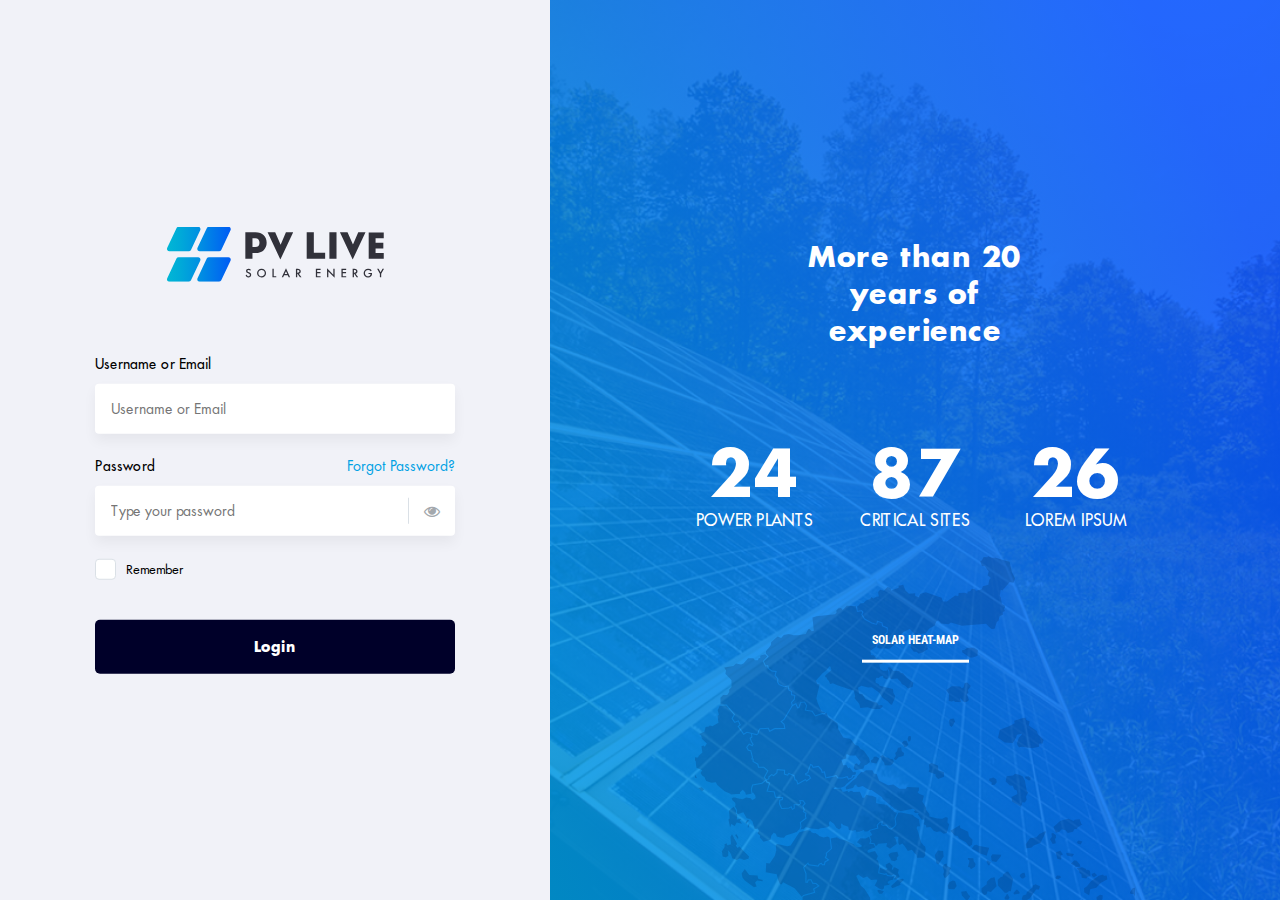
<file: login.html>
<!DOCTYPE html>
<html xmlns="http://www.w3.org/1999/xhtml" xml:lang="en" lang="en" >
	<head>
		<meta http-equiv="content-type" content="text/html" charset="utf-8" />
		<title>Login</title>
		<meta name="viewport" content="width=device-width, initial-scale=1.0">
		<meta name="description" content="" >

		<link rel="stylesheet" href="assets/css/bootstrap.min.css" />
		<link rel="stylesheet" href="assets/css/fork-awesome.min.css" />
		<link rel="stylesheet" href="assets/css/slick.css" />
		<link rel="stylesheet" href="assets/css/slick-theme.css" />
		<link rel="stylesheet" href="assets/css/bootstrap-select.min.css" />
		<link rel="stylesheet" href="assets/css/bootstrap-datetimepicker.css" />
		<link rel="stylesheet" href="assets/css/main.css" />

		<link href="https://fonts.googleapis.com/css2?family=Roboto+Condensed:ital,wght@0,300;0,400;0,700;1,300;1,400;1,700&display=swap" rel="stylesheet">
	</head>
	<body id="login-page">
		<div class="login-section-left">
			<div class="login-form-wrapper">
				<div class="logo">
					<img src="assets/images/logo.svg" alt="" />
				</div>
				<form method="GET" action="#">
					<div class="input-wrapper">
						<label for="username">Username or Email</label>
						<input id="username" name="username" placeholder="Username or Email" type="text" />
					</div>
					<div class="input-wrapper has-password-field">
						<label for="password">Password</label>
						<input id="password" name="password" placeholder="Type your password" type="password" />
						<input id="password-show" name="password-show" type="text" />
						<a href="#" class="toggle-password"></a>
						<a href="#" class="forgot-password">Forgot Password?</a>
					</div>
					<div class="input-wrapper has-checkbox-field">
						<input id="remember" name="remember" type="checkbox" />
						<label for="remember">Remember</label>
					</div>
					<button type="submit">Login</button>
				</form>
			</div>
		</div>
		<div class="login-section-right">
			<div class="login-info-wrapper">
				<div class="title">More than 20 years of experience</div>
				<div class="counters">
					<div class="counter">
						<div class="num">24</div>
						<div class="title">POWER PLANTS</div>
					</div>
					<div class="counter">
						<div class="num">87</div>
						<div class="title">CRITICAL SITES</div>
					</div>
					<div class="counter">
						<div class="num">26</div>
						<div class="title">LOREM IPSUM</div>
					</div>
				</div>
				<a class="popup-map popup-map-btn" href="#">SOLAR HEAT-MAP</a>
			</div>
			<div class="popup-solar-heat-map-cntlr">
				<div class="popup-solar-heat-map">
					<span class="popup-close"><img src="assets/images/close-icon.svg"></span>
					<div class="popup-solar-heat-map">
						<img src="assets/images/popup-solar-heat-map.jpg">
					</div>
					<div class="heatmap-btm">
						<div class="heatmap-btm-img">
							<img src="assets/images/heatmap-btm-icon.png" alt="">
						</div>
						<span>kWh/m<sup>2</sup></span>
					</div>
				</div>
			</div>
		</div>
		<script type="text/javascript" src="assets/js/jquery.min.js"></script>
		<script type="text/javascript" src="assets/js/popper.min.js"></script>
		<script type="text/javascript" src="assets/js/moment.min.js"></script>
		<script type="text/javascript" src="assets/js/bootstrap.min.js"></script>
		<script type="text/javascript" src="assets/js/bootstrap-select.min.js"></script>
		<script type="text/javascript" src="assets/js/bootstrap-datetimepicker.min.js"></script>
		<script type="text/javascript" src="assets/js/slick.min.js"></script>
		<script type="text/javascript" src="assets/js/jquery.sticky.js"></script>
		<script type="text/javascript" src="assets/js/main.js"></script>
	</body>
</html>
</file>
<file: assets/css/main.css>
@import url("_shared.css");
@import url("_login.css");
@import url('_effect.css');
@import url('_typo.css');


@import url('_overview.css');


@import url('_header.css');
@import url('_plant.css');
@import url('_plant-comparison.css');
@import url('_plant-comparison-1.css');
@import url('_devices.css');


@import url('_overview-list.css');

@import url('_notifications.css');
@import url('_documents.css');
@import url('_heatmap.css');



@import url('_login-popup.css');
</file>
<file: assets/css/fork-awesome.min.css>
/*!
Fork Awesome 1.1.7
License - https://forkaweso.me/Fork-Awesome/license

Copyright 2018 Dave Gandy & Fork Awesome

Permission is hereby granted, free of charge, to any person obtaining a copy of this software and associated documentation files (the "Software"), to deal in the Software without restriction, including without limitation the rights to use, copy, modify, merge, publish, distribute, sublicense, and/or sell copies of the Software, and to permit persons to whom the Software is furnished to do so, subject to the following conditions:

The above copyright notice and this permission notice shall be included in all copies or substantial portions of the Software.

THE SOFTWARE IS PROVIDED "AS IS", WITHOUT WARRANTY OF ANY KIND, EXPRESS OR IMPLIED, INCLUDING BUT NOT LIMITED TO THE WARRANTIES OF MERCHANTABILITY, FITNESS FOR A PARTICULAR PURPOSE AND NONINFRINGEMENT. IN NO EVENT SHALL THE AUTHORS OR COPYRIGHT HOLDERS BE LIABLE FOR ANY CLAIM, DAMAGES OR OTHER LIABILITY, WHETHER IN AN ACTION OF CONTRACT, TORT OR OTHERWISE, ARISING FROM, OUT OF OR IN CONNECTION WITH THE SOFTWARE OR THE USE OR OTHER DEALINGS IN THE SOFTWARE.
 */@font-face{font-family:ForkAwesome;src:url(../fonts/forkawesome-webfont.eot?v=1.1.7);src:url(../fonts/forkawesome-webfont.eot?#iefix&v=1.1.7) format('embedded-opentype'),url(../fonts/forkawesome-webfont.woff2?v=1.1.7) format('woff2'),url(../fonts/forkawesome-webfont.woff?v=1.1.7) format('woff'),url(../fonts/forkawesome-webfont.ttf?v=1.1.7) format('truetype'),url(../fonts/forkawesome-webfont.svg?v=1.1.7#forkawesomeregular) format('svg');font-weight:400;font-style:normal}.fa{display:inline-block;font:normal normal normal 14px/1 ForkAwesome;font-size:inherit;text-rendering:auto;-webkit-font-smoothing:antialiased;-moz-osx-font-smoothing:grayscale}.fa-lg{font-size:1.33333333em;line-height:.75em;vertical-align:-15%}.fa-2x{font-size:2em}.fa-3x{font-size:3em}.fa-4x{font-size:4em}.fa-5x{font-size:5em}.fa-fw{width:1.28571429em;text-align:center}.fa-ul{padding-left:0;margin-left:2.14285714em;list-style-type:none}.fa-ul>li{position:relative}.fa-li{position:absolute;left:-2.14285714em;width:2.14285714em;top:.14285714em;text-align:center}.fa-li.fa-lg{left:-1.85714286em}.fa-border{padding:.2em .25em .15em;border:solid .08em #eee;border-radius:.1em}.fa-pull-left{float:left}.fa-pull-right{float:right}.fa.fa-pull-left{margin-right:.3em}.fa.fa-pull-right{margin-left:.3em}.pull-right{float:right}.pull-left{float:left}.fa.pull-left{margin-right:.3em}.fa.pull-right{margin-left:.3em}.fa-spin{-webkit-animation:fa-spin 2s infinite linear;animation:fa-spin 2s infinite linear}.fa-pulse{-webkit-animation:fa-spin 1s infinite steps(8);animation:fa-spin 1s infinite steps(8)}@-webkit-keyframes fa-spin{0%{-webkit-transform:rotate(0);transform:rotate(0)}100%{-webkit-transform:rotate(359deg);transform:rotate(359deg)}}@keyframes fa-spin{0%{-webkit-transform:rotate(0);transform:rotate(0)}100%{-webkit-transform:rotate(359deg);transform:rotate(359deg)}}.fa-rotate-90{-ms-filter:"progid:DXImageTransform.Microsoft.BasicImage(rotation=1)";-webkit-transform:rotate(90deg);-ms-transform:rotate(90deg);transform:rotate(90deg)}.fa-rotate-180{-ms-filter:"progid:DXImageTransform.Microsoft.BasicImage(rotation=2)";-webkit-transform:rotate(180deg);-ms-transform:rotate(180deg);transform:rotate(180deg)}.fa-rotate-270{-ms-filter:"progid:DXImageTransform.Microsoft.BasicImage(rotation=3)";-webkit-transform:rotate(270deg);-ms-transform:rotate(270deg);transform:rotate(270deg)}.fa-flip-horizontal{-ms-filter:"progid:DXImageTransform.Microsoft.BasicImage(rotation=0, mirror=1)";-webkit-transform:scale(-1,1);-ms-transform:scale(-1,1);transform:scale(-1,1)}.fa-flip-vertical{-ms-filter:"progid:DXImageTransform.Microsoft.BasicImage(rotation=2, mirror=1)";-webkit-transform:scale(1,-1);-ms-transform:scale(1,-1);transform:scale(1,-1)}:root .fa-flip-horizontal,:root .fa-flip-vertical,:root .fa-rotate-180,:root .fa-rotate-270,:root .fa-rotate-90{filter:none}.fa-stack{position:relative;display:inline-block;width:2em;height:2em;line-height:2em;vertical-align:middle}.fa-stack-1x,.fa-stack-2x{position:absolute;left:0;width:100%;text-align:center}.fa-stack-1x{line-height:inherit}.fa-stack-2x{font-size:2em}.fa-inverse{color:#fff}.fa-glass:before{content:"\f000"}.fa-music:before{content:"\f001"}.fa-search:before{content:"\f002"}.fa-envelope-o:before{content:"\f003"}.fa-heart:before{content:"\f004"}.fa-star:before{content:"\f005"}.fa-star-o:before{content:"\f006"}.fa-user:before{content:"\f007"}.fa-film:before{content:"\f008"}.fa-th-large:before{content:"\f009"}.fa-th:before{content:"\f00a"}.fa-th-list:before{content:"\f00b"}.fa-check:before{content:"\f00c"}.fa-close:before,.fa-remove:before,.fa-times:before{content:"\f00d"}.fa-search-plus:before{content:"\f00e"}.fa-search-minus:before{content:"\f010"}.fa-power-off:before{content:"\f011"}.fa-signal:before{content:"\f012"}.fa-cog:before,.fa-gear:before{content:"\f013"}.fa-trash-o:before{content:"\f014"}.fa-home:before{content:"\f015"}.fa-file-o:before{content:"\f016"}.fa-clock-o:before{content:"\f017"}.fa-road:before{content:"\f018"}.fa-download:before{content:"\f019"}.fa-arrow-circle-o-down:before{content:"\f01a"}.fa-arrow-circle-o-up:before{content:"\f01b"}.fa-inbox:before{content:"\f01c"}.fa-play-circle-o:before{content:"\f01d"}.fa-repeat:before,.fa-rotate-right:before{content:"\f01e"}.fa-refresh:before,.fa-sync:before{content:"\f021"}.fa-list-alt:before{content:"\f022"}.fa-lock:before{content:"\f023"}.fa-flag:before{content:"\f024"}.fa-headphones:before{content:"\f025"}.fa-volume-off:before{content:"\f026"}.fa-volume-down:before{content:"\f027"}.fa-volume-up:before{content:"\f028"}.fa-qrcode:before{content:"\f029"}.fa-barcode:before{content:"\f02a"}.fa-tag:before{content:"\f02b"}.fa-tags:before{content:"\f02c"}.fa-book:before{content:"\f02d"}.fa-bookmark:before{content:"\f02e"}.fa-print:before{content:"\f02f"}.fa-camera:before{content:"\f030"}.fa-font:before{content:"\f031"}.fa-bold:before{content:"\f032"}.fa-italic:before{content:"\f033"}.fa-text-height:before{content:"\f034"}.fa-text-width:before{content:"\f035"}.fa-align-left:before{content:"\f036"}.fa-align-center:before{content:"\f037"}.fa-align-right:before{content:"\f038"}.fa-align-justify:before{content:"\f039"}.fa-list:before{content:"\f03a"}.fa-dedent:before,.fa-outdent:before{content:"\f03b"}.fa-indent:before{content:"\f03c"}.fa-video-camera:before,.fa-video:before{content:"\f03d"}.fa-image:before,.fa-photo:before,.fa-picture-o:before{content:"\f03e"}.fa-pencil:before{content:"\f040"}.fa-map-marker:before{content:"\f041"}.fa-adjust:before{content:"\f042"}.fa-tint:before{content:"\f043"}.fa-edit:before,.fa-pencil-square-o:before{content:"\f044"}.fa-share-square-o:before{content:"\f045"}.fa-check-square-o:before{content:"\f046"}.fa-arrows:before{content:"\f047"}.fa-step-backward:before{content:"\f048"}.fa-fast-backward:before{content:"\f049"}.fa-backward:before{content:"\f04a"}.fa-play:before{content:"\f04b"}.fa-pause:before{content:"\f04c"}.fa-stop:before{content:"\f04d"}.fa-forward:before{content:"\f04e"}.fa-fast-forward:before{content:"\f050"}.fa-step-forward:before{content:"\f051"}.fa-eject:before{content:"\f052"}.fa-chevron-left:before{content:"\f053"}.fa-chevron-right:before{content:"\f054"}.fa-plus-circle:before{content:"\f055"}.fa-minus-circle:before{content:"\f056"}.fa-times-circle:before{content:"\f057"}.fa-check-circle:before{content:"\f058"}.fa-question-circle:before{content:"\f059"}.fa-info-circle:before{content:"\f05a"}.fa-crosshairs:before{content:"\f05b"}.fa-times-circle-o:before{content:"\f05c"}.fa-check-circle-o:before{content:"\f05d"}.fa-ban:before{content:"\f05e"}.fa-arrow-left:before{content:"\f060"}.fa-arrow-right:before{content:"\f061"}.fa-arrow-up:before{content:"\f062"}.fa-arrow-down:before{content:"\f063"}.fa-mail-forward:before,.fa-share:before{content:"\f064"}.fa-expand:before{content:"\f065"}.fa-compress:before{content:"\f066"}.fa-plus:before{content:"\f067"}.fa-minus:before{content:"\f068"}.fa-asterisk:before{content:"\f069"}.fa-exclamation-circle:before{content:"\f06a"}.fa-gift:before{content:"\f06b"}.fa-leaf:before{content:"\f06c"}.fa-fire:before{content:"\f06d"}.fa-eye:before{content:"\f06e"}.fa-eye-slash:before{content:"\f070"}.fa-exclamation-triangle:before,.fa-warning:before{content:"\f071"}.fa-plane:before{content:"\f072"}.fa-calendar:before{content:"\f073"}.fa-random:before{content:"\f074"}.fa-comment:before{content:"\f075"}.fa-magnet:before{content:"\f076"}.fa-chevron-up:before{content:"\f077"}.fa-chevron-down:before{content:"\f078"}.fa-retweet:before{content:"\f079"}.fa-shopping-cart:before{content:"\f07a"}.fa-folder:before{content:"\f07b"}.fa-folder-open:before{content:"\f07c"}.fa-arrows-v:before{content:"\f07d"}.fa-arrows-h:before{content:"\f07e"}.fa-bar-chart-o:before,.fa-bar-chart:before{content:"\f080"}.fa-twitter-square:before{content:"\f081"}.fa-facebook-square:before{content:"\f082"}.fa-camera-retro:before{content:"\f083"}.fa-key:before{content:"\f084"}.fa-cogs:before,.fa-gears:before{content:"\f085"}.fa-comments:before{content:"\f086"}.fa-thumbs-o-up:before{content:"\f087"}.fa-thumbs-o-down:before{content:"\f088"}.fa-star-half:before{content:"\f089"}.fa-heart-o:before{content:"\f08a"}.fa-sign-out:before{content:"\f08b"}.fa-linkedin-square:before{content:"\f08c"}.fa-thumb-tack:before{content:"\f08d"}.fa-external-link:before{content:"\f08e"}.fa-sign-in:before{content:"\f090"}.fa-trophy:before{content:"\f091"}.fa-github-square:before{content:"\f092"}.fa-upload:before{content:"\f093"}.fa-lemon-o:before{content:"\f094"}.fa-phone:before{content:"\f095"}.fa-square-o:before{content:"\f096"}.fa-bookmark-o:before{content:"\f097"}.fa-phone-square:before{content:"\f098"}.fa-twitter:before{content:"\f099"}.fa-facebook-f:before,.fa-facebook:before{content:"\f09a"}.fa-github:before{content:"\f09b"}.fa-unlock:before{content:"\f09c"}.fa-credit-card:before{content:"\f09d"}.fa-feed:before,.fa-rss:before{content:"\f09e"}.fa-hdd-o:before{content:"\f0a0"}.fa-bullhorn:before{content:"\f0a1"}.fa-bell-o:before{content:"\f0f3"}.fa-certificate:before{content:"\f0a3"}.fa-hand-o-right:before{content:"\f0a4"}.fa-hand-o-left:before{content:"\f0a5"}.fa-hand-o-up:before{content:"\f0a6"}.fa-hand-o-down:before{content:"\f0a7"}.fa-arrow-circle-left:before{content:"\f0a8"}.fa-arrow-circle-right:before{content:"\f0a9"}.fa-arrow-circle-up:before{content:"\f0aa"}.fa-arrow-circle-down:before{content:"\f0ab"}.fa-globe:before{content:"\f0ac"}.fa-globe-e:before{content:"\f304"}.fa-globe-w:before{content:"\f305"}.fa-wrench:before{content:"\f0ad"}.fa-tasks:before{content:"\f0ae"}.fa-filter:before{content:"\f0b0"}.fa-briefcase:before{content:"\f0b1"}.fa-arrows-alt:before{content:"\f0b2"}.fa-community:before,.fa-group:before,.fa-users:before{content:"\f0c0"}.fa-chain:before,.fa-link:before{content:"\f0c1"}.fa-cloud:before{content:"\f0c2"}.fa-flask:before{content:"\f0c3"}.fa-cut:before,.fa-scissors:before{content:"\f0c4"}.fa-copy:before,.fa-files-o:before{content:"\f0c5"}.fa-paperclip:before{content:"\f0c6"}.fa-floppy-o:before,.fa-save:before{content:"\f0c7"}.fa-square:before{content:"\f0c8"}.fa-bars:before,.fa-navicon:before,.fa-reorder:before{content:"\f0c9"}.fa-list-ul:before{content:"\f0ca"}.fa-list-ol:before{content:"\f0cb"}.fa-strikethrough:before{content:"\f0cc"}.fa-underline:before{content:"\f0cd"}.fa-table:before{content:"\f0ce"}.fa-magic:before{content:"\f0d0"}.fa-truck:before{content:"\f0d1"}.fa-pinterest:before{content:"\f0d2"}.fa-pinterest-square:before{content:"\f0d3"}.fa-google-plus-square:before{content:"\f0d4"}.fa-google-plus-g:before,.fa-google-plus:before{content:"\f0d5"}.fa-money:before{content:"\f0d6"}.fa-caret-down:before{content:"\f0d7"}.fa-caret-up:before{content:"\f0d8"}.fa-caret-left:before{content:"\f0d9"}.fa-caret-right:before{content:"\f0da"}.fa-columns:before{content:"\f0db"}.fa-sort:before,.fa-unsorted:before{content:"\f0dc"}.fa-sort-desc:before,.fa-sort-down:before{content:"\f0dd"}.fa-sort-asc:before,.fa-sort-up:before{content:"\f0de"}.fa-envelope:before{content:"\f0e0"}.fa-linkedin:before{content:"\f0e1"}.fa-rotate-left:before,.fa-undo:before{content:"\f0e2"}.fa-gavel:before,.fa-legal:before{content:"\f0e3"}.fa-dashboard:before,.fa-tachometer:before{content:"\f0e4"}.fa-comment-o:before{content:"\f0e5"}.fa-comments-o:before{content:"\f0e6"}.fa-bolt:before,.fa-flash:before{content:"\f0e7"}.fa-sitemap:before{content:"\f0e8"}.fa-umbrella:before{content:"\f0e9"}.fa-clipboard:before,.fa-paste:before{content:"\f0ea"}.fa-lightbulb-o:before{content:"\f0eb"}.fa-exchange:before{content:"\f0ec"}.fa-cloud-download:before{content:"\f0ed"}.fa-cloud-upload:before{content:"\f0ee"}.fa-user-md:before{content:"\f0f0"}.fa-stethoscope:before{content:"\f0f1"}.fa-suitcase:before{content:"\f0f2"}.fa-bell:before{content:"\f0a2"}.fa-coffee:before{content:"\f0f4"}.fa-cutlery:before,.fa-utensils:before{content:"\f0f5"}.fa-file-text-o:before{content:"\f0f6"}.fa-building-o:before{content:"\f0f7"}.fa-hospital-o:before{content:"\f0f8"}.fa-ambulance:before{content:"\f0f9"}.fa-medkit:before{content:"\f0fa"}.fa-fighter-jet:before{content:"\f0fb"}.fa-beer:before{content:"\f0fc"}.fa-h-square:before{content:"\f0fd"}.fa-plus-square:before{content:"\f0fe"}.fa-angle-double-left:before{content:"\f100"}.fa-angle-double-right:before{content:"\f101"}.fa-angle-double-up:before{content:"\f102"}.fa-angle-double-down:before{content:"\f103"}.fa-angle-left:before{content:"\f104"}.fa-angle-right:before{content:"\f105"}.fa-angle-up:before{content:"\f106"}.fa-angle-down:before{content:"\f107"}.fa-desktop:before{content:"\f108"}.fa-laptop:before{content:"\f109"}.fa-tablet:before{content:"\f10a"}.fa-mobile-phone:before,.fa-mobile:before{content:"\f10b"}.fa-circle-o:before{content:"\f10c"}.fa-quote-left:before{content:"\f10d"}.fa-quote-right:before{content:"\f10e"}.fa-spinner:before{content:"\f110"}.fa-circle:before{content:"\f111"}.fa-mail-reply:before,.fa-reply:before{content:"\f112"}.fa-github-alt:before{content:"\f113"}.fa-folder-o:before{content:"\f114"}.fa-folder-open-o:before{content:"\f115"}.fa-smile-o:before{content:"\f118"}.fa-frown-o:before{content:"\f119"}.fa-meh-o:before{content:"\f11a"}.fa-gamepad:before{content:"\f11b"}.fa-keyboard-o:before{content:"\f11c"}.fa-flag-o:before{content:"\f11d"}.fa-flag-checkered:before{content:"\f11e"}.fa-terminal:before{content:"\f120"}.fa-code:before{content:"\f121"}.fa-mail-reply-all:before,.fa-reply-all:before{content:"\f122"}.fa-star-half-empty:before,.fa-star-half-full:before,.fa-star-half-o:before{content:"\f123"}.fa-location-arrow:before{content:"\f124"}.fa-crop:before{content:"\f125"}.fa-code-fork:before{content:"\f126"}.fa-chain-broken:before,.fa-unlink:before{content:"\f127"}.fa-question:before{content:"\f128"}.fa-info:before{content:"\f129"}.fa-exclamation:before{content:"\f12a"}.fa-superscript:before{content:"\f12b"}.fa-subscript:before{content:"\f12c"}.fa-eraser:before{content:"\f12d"}.fa-puzzle-piece:before{content:"\f12e"}.fa-microphone:before{content:"\f130"}.fa-microphone-slash:before{content:"\f131"}.fa-shield:before{content:"\f132"}.fa-calendar-o:before{content:"\f133"}.fa-fire-extinguisher:before{content:"\f134"}.fa-rocket:before{content:"\f135"}.fa-maxcdn:before{content:"\f136"}.fa-chevron-circle-left:before{content:"\f137"}.fa-chevron-circle-right:before{content:"\f138"}.fa-chevron-circle-up:before{content:"\f139"}.fa-chevron-circle-down:before{content:"\f13a"}.fa-html5:before{content:"\f13b"}.fa-css3:before{content:"\f13c"}.fa-anchor:before{content:"\f13d"}.fa-unlock-alt:before{content:"\f13e"}.fa-bullseye:before{content:"\f140"}.fa-ellipsis-h:before{content:"\f141"}.fa-ellipsis-v:before{content:"\f142"}.fa-rss-square:before{content:"\f143"}.fa-play-circle:before{content:"\f144"}.fa-ticket:before{content:"\f145"}.fa-minus-square:before{content:"\f146"}.fa-minus-square-o:before{content:"\f147"}.fa-level-up:before{content:"\f148"}.fa-level-down:before{content:"\f149"}.fa-check-square:before{content:"\f14a"}.fa-pencil-square:before{content:"\f14b"}.fa-external-link-square:before{content:"\f14c"}.fa-share-square:before{content:"\f14d"}.fa-compass:before{content:"\f14e"}.fa-caret-square-o-down:before,.fa-toggle-down:before{content:"\f150"}.fa-caret-square-o-up:before,.fa-toggle-up:before{content:"\f151"}.fa-caret-square-o-right:before,.fa-toggle-right:before{content:"\f152"}.fa-eur:before,.fa-euro:before{content:"\f153"}.fa-gbp:before,.fa-pound:before{content:"\f154"}.fa-dollar:before,.fa-usd:before{content:"\f155"}.fa-inr:before,.fa-rupee:before{content:"\f156"}.fa-cny:before,.fa-jpy:before,.fa-rmb:before,.fa-yen:before{content:"\f157"}.fa-rouble:before,.fa-rub:before,.fa-ruble:before{content:"\f158"}.fa-krw:before,.fa-won:before{content:"\f159"}.fa-bitcoin:before,.fa-btc:before{content:"\f15a"}.fa-file:before{content:"\f15b"}.fa-file-text:before{content:"\f15c"}.fa-sort-alpha-asc:before,.fa-sort-alpha-down:before{content:"\f15d"}.fa-sort-alpha-desc:before,.fa-sort-alpha-up:before{content:"\f15e"}.fa-sort-amount-asc:before,.fa-sort-amount-down:before{content:"\f160"}.fa-sort-amount-desc:before,.fa-sort-amount-up:before{content:"\f161"}.fa-sort-numeric-asc:before,.fa-sort-numeric-down:before{content:"\f162"}.fa-sort-numeric-desc:before,.fa-sort-numeric-up:before{content:"\f163"}.fa-thumbs-up:before{content:"\f164"}.fa-thumbs-down:before{content:"\f165"}.fa-youtube-square:before{content:"\f166"}.fa-youtube:before{content:"\f167"}.fa-xing:before{content:"\f168"}.fa-xing-square:before{content:"\f169"}.fa-youtube-play:before{content:"\f16a"}.fa-dropbox:before{content:"\f16b"}.fa-stack-overflow:before{content:"\f16c"}.fa-instagram:before{content:"\f16d"}.fa-flickr:before{content:"\f16e"}.fa-adn:before{content:"\f170"}.fa-bitbucket:before{content:"\f171"}.fa-bitbucket-square:before{content:"\f172"}.fa-tumblr:before{content:"\f173"}.fa-tumblr-square:before{content:"\f174"}.fa-long-arrow-down:before{content:"\f175"}.fa-long-arrow-up:before{content:"\f176"}.fa-long-arrow-left:before{content:"\f177"}.fa-long-arrow-right:before{content:"\f178"}.fa-apple:before{content:"\f179"}.fa-windows:before{content:"\f17a"}.fa-android:before{content:"\f17b"}.fa-linux:before{content:"\f17c"}.fa-dribbble:before{content:"\f17d"}.fa-skype:before{content:"\f17e"}.fa-foursquare:before{content:"\f180"}.fa-trello:before{content:"\f181"}.fa-female:before{content:"\f182"}.fa-male:before{content:"\f183"}.fa-gittip:before,.fa-gratipay:before{content:"\f184"}.fa-sun-o:before{content:"\f185"}.fa-moon-o:before{content:"\f186"}.fa-archive:before{content:"\f187"}.fa-bug:before{content:"\f188"}.fa-vk:before{content:"\f189"}.fa-weibo:before{content:"\f18a"}.fa-renren:before{content:"\f18b"}.fa-pagelines:before{content:"\f18c"}.fa-stack-exchange:before{content:"\f18d"}.fa-arrow-circle-o-right:before{content:"\f18e"}.fa-arrow-circle-o-left:before{content:"\f190"}.fa-caret-square-o-left:before,.fa-toggle-left:before{content:"\f191"}.fa-dot-circle-o:before{content:"\f192"}.fa-wheelchair:before{content:"\f193"}.fa-vimeo-square:before{content:"\f194"}.fa-try:before,.fa-turkish-lira:before{content:"\f195"}.fa-plus-square-o:before{content:"\f196"}.fa-space-shuttle:before{content:"\f197"}.fa-slack:before{content:"\f198"}.fa-envelope-square:before{content:"\f199"}.fa-wordpress:before{content:"\f19a"}.fa-openid:before{content:"\f19b"}.fa-bank:before,.fa-institution:before,.fa-university:before{content:"\f19c"}.fa-graduation-cap:before,.fa-mortar-board:before{content:"\f19d"}.fa-yahoo:before{content:"\f19e"}.fa-google:before{content:"\f1a0"}.fa-reddit:before{content:"\f1a1"}.fa-reddit-square:before{content:"\f1a2"}.fa-stumbleupon-circle:before{content:"\f1a3"}.fa-stumbleupon:before{content:"\f1a4"}.fa-delicious:before{content:"\f1a5"}.fa-digg:before{content:"\f1a6"}.fa-drupal:before{content:"\f1a9"}.fa-joomla:before{content:"\f1aa"}.fa-language:before{content:"\f1ab"}.fa-fax:before{content:"\f1ac"}.fa-building:before{content:"\f1ad"}.fa-child:before{content:"\f1ae"}.fa-paw:before{content:"\f1b0"}.fa-spoon:before,.fa-utensil-spoon:before{content:"\f1b1"}.fa-cube:before{content:"\f1b2"}.fa-cubes:before{content:"\f1b3"}.fa-behance:before{content:"\f1b4"}.fa-behance-square:before{content:"\f1b5"}.fa-steam:before{content:"\f1b6"}.fa-steam-square:before{content:"\f1b7"}.fa-recycle:before{content:"\f1b8"}.fa-automobile:before,.fa-car:before{content:"\f1b9"}.fa-cab:before,.fa-taxi:before{content:"\f1ba"}.fa-tree:before{content:"\f1bb"}.fa-spotify:before{content:"\f1bc"}.fa-deviantart:before{content:"\f1bd"}.fa-soundcloud:before{content:"\f1be"}.fa-database:before{content:"\f1c0"}.fa-file-pdf-o:before{content:"\f1c1"}.fa-file-word-o:before{content:"\f1c2"}.fa-file-excel-o:before{content:"\f1c3"}.fa-file-powerpoint-o:before{content:"\f1c4"}.fa-file-image-o:before,.fa-file-photo-o:before,.fa-file-picture-o:before{content:"\f1c5"}.fa-file-archive-o:before,.fa-file-zip-o:before{content:"\f1c6"}.fa-file-audio-o:before,.fa-file-sound-o:before{content:"\f1c7"}.fa-file-movie-o:before,.fa-file-video-o:before{content:"\f1c8"}.fa-file-code-o:before{content:"\f1c9"}.fa-vine:before{content:"\f1ca"}.fa-codepen:before{content:"\f1cb"}.fa-jsfiddle:before{content:"\f1cc"}.fa-life-bouy:before,.fa-life-buoy:before,.fa-life-ring:before,.fa-life-saver:before,.fa-support:before{content:"\f1cd"}.fa-circle-o-notch:before{content:"\f1ce"}.fa-ra:before,.fa-rebel:before,.fa-resistance:before{content:"\f1d0"}.fa-empire:before,.fa-ge:before{content:"\f1d1"}.fa-git-square:before{content:"\f1d2"}.fa-git:before{content:"\f1d3"}.fa-hacker-news:before,.fa-y-combinator-square:before,.fa-yc-square:before{content:"\f1d4"}.fa-tencent-weibo:before{content:"\f1d5"}.fa-qq:before{content:"\f1d6"}.fa-wechat:before,.fa-weixin:before{content:"\f1d7"}.fa-paper-plane:before,.fa-send:before{content:"\f1d8"}.fa-paper-plane-o:before,.fa-send-o:before{content:"\f1d9"}.fa-history:before{content:"\f1da"}.fa-circle-thin:before{content:"\f1db"}.fa-header:before,.fa-heading:before{content:"\f1dc"}.fa-paragraph:before{content:"\f1dd"}.fa-sliders:before{content:"\f1de"}.fa-share-alt:before{content:"\f1e0"}.fa-share-alt-square:before{content:"\f1e1"}.fa-bomb:before{content:"\f1e2"}.fa-futbol-o:before,.fa-soccer-ball-o:before{content:"\f1e3"}.fa-tty:before{content:"\f1e4"}.fa-binoculars:before{content:"\f1e5"}.fa-plug:before{content:"\f1e6"}.fa-slideshare:before{content:"\f1e7"}.fa-twitch:before{content:"\f1e8"}.fa-yelp:before{content:"\f1e9"}.fa-newspaper-o:before{content:"\f1ea"}.fa-wifi:before{content:"\f1eb"}.fa-calculator:before{content:"\f1ec"}.fa-paypal:before{content:"\f1ed"}.fa-google-wallet:before{content:"\f1ee"}.fa-cc-visa:before{content:"\f1f0"}.fa-cc-mastercard:before{content:"\f1f1"}.fa-cc-discover:before{content:"\f1f2"}.fa-cc-amex:before{content:"\f1f3"}.fa-cc-paypal:before{content:"\f1f4"}.fa-cc-stripe:before{content:"\f1f5"}.fa-bell-slash:before{content:"\f1f6"}.fa-bell-slash-o:before{content:"\f1f7"}.fa-trash:before{content:"\f1f8"}.fa-copyright:before{content:"\f1f9"}.fa-at:before{content:"\f1fa"}.fa-eyedropper:before{content:"\f1fb"}.fa-paint-brush:before{content:"\f1fc"}.fa-birthday-cake:before{content:"\f1fd"}.fa-area-chart:before{content:"\f1fe"}.fa-pie-chart:before{content:"\f200"}.fa-line-chart:before{content:"\f201"}.fa-lastfm:before{content:"\f202"}.fa-lastfm-square:before{content:"\f203"}.fa-toggle-off:before{content:"\f204"}.fa-toggle-on:before{content:"\f205"}.fa-bicycle:before{content:"\f206"}.fa-bus:before{content:"\f207"}.fa-ioxhost:before{content:"\f208"}.fa-angellist:before{content:"\f209"}.fa-cc:before,.fa-closed-captioning:before{content:"\f20a"}.fa-ils:before,.fa-shekel:before,.fa-sheqel:before{content:"\f20b"}.fa-meanpath:before{content:"\f20c"}.fa-buysellads:before{content:"\f20d"}.fa-connectdevelop:before{content:"\f20e"}.fa-dashcube:before{content:"\f210"}.fa-forumbee:before{content:"\f211"}.fa-leanpub:before{content:"\f212"}.fa-sellsy:before{content:"\f213"}.fa-shirtsinbulk:before{content:"\f214"}.fa-simplybuilt:before{content:"\f215"}.fa-skyatlas:before{content:"\f216"}.fa-cart-plus:before{content:"\f217"}.fa-cart-arrow-down:before{content:"\f218"}.fa-diamond:before,.fa-gem:before{content:"\f219"}.fa-ship:before{content:"\f21a"}.fa-user-secret:before{content:"\f21b"}.fa-motorcycle:before{content:"\f21c"}.fa-street-view:before{content:"\f21d"}.fa-heartbeat:before{content:"\f21e"}.fa-venus:before{content:"\f221"}.fa-mars:before{content:"\f222"}.fa-mercury:before{content:"\f223"}.fa-intersex:before,.fa-transgender:before{content:"\f224"}.fa-transgender-alt:before{content:"\f225"}.fa-venus-double:before{content:"\f226"}.fa-mars-double:before{content:"\f227"}.fa-venus-mars:before{content:"\f228"}.fa-mars-stroke:before{content:"\f229"}.fa-mars-stroke-v:before{content:"\f22a"}.fa-mars-stroke-h:before{content:"\f22b"}.fa-neuter:before{content:"\f22c"}.fa-genderless:before{content:"\f22d"}.fa-facebook-official:before{content:"\f230"}.fa-pinterest-p:before{content:"\f231"}.fa-whatsapp:before{content:"\f232"}.fa-server:before{content:"\f233"}.fa-user-plus:before{content:"\f234"}.fa-user-times:before{content:"\f235"}.fa-bed:before,.fa-hotel:before{content:"\f236"}.fa-viacoin:before{content:"\f237"}.fa-train:before{content:"\f238"}.fa-subway:before{content:"\f239"}.fa-medium:before{content:"\f23a"}.fa-medium-square:before{content:"\f2f8"}.fa-y-combinator:before,.fa-yc:before{content:"\f23b"}.fa-optin-monster:before{content:"\f23c"}.fa-opencart:before{content:"\f23d"}.fa-expeditedssl:before{content:"\f23e"}.fa-battery-4:before,.fa-battery-full:before,.fa-battery:before{content:"\f240"}.fa-battery-3:before,.fa-battery-three-quarters:before{content:"\f241"}.fa-battery-2:before,.fa-battery-half:before{content:"\f242"}.fa-battery-1:before,.fa-battery-quarter:before{content:"\f243"}.fa-battery-0:before,.fa-battery-empty:before{content:"\f244"}.fa-mouse-pointer:before{content:"\f245"}.fa-i-cursor:before{content:"\f246"}.fa-object-group:before{content:"\f247"}.fa-object-ungroup:before{content:"\f248"}.fa-sticky-note:before{content:"\f249"}.fa-sticky-note-o:before{content:"\f24a"}.fa-cc-jcb:before{content:"\f24b"}.fa-cc-diners-club:before{content:"\f24c"}.fa-clone:before{content:"\f24d"}.fa-balance-scale:before{content:"\f24e"}.fa-hourglass-o:before{content:"\f250"}.fa-hourglass-1:before,.fa-hourglass-start:before{content:"\f251"}.fa-hourglass-2:before,.fa-hourglass-half:before{content:"\f252"}.fa-hourglass-3:before,.fa-hourglass-end:before{content:"\f253"}.fa-hourglass:before{content:"\f254"}.fa-hand-grab-o:before,.fa-hand-rock-o:before{content:"\f255"}.fa-hand-paper-o:before,.fa-hand-stop-o:before{content:"\f256"}.fa-hand-scissors-o:before{content:"\f257"}.fa-hand-lizard-o:before{content:"\f258"}.fa-hand-spock-o:before{content:"\f259"}.fa-hand-pointer-o:before{content:"\f25a"}.fa-hand-peace-o:before{content:"\f25b"}.fa-trademark:before{content:"\f25c"}.fa-registered:before{content:"\f25d"}.fa-creative-commons:before{content:"\f25e"}.fa-gg:before{content:"\f260"}.fa-gg-circle:before{content:"\f261"}.fa-tripadvisor:before{content:"\f262"}.fa-odnoklassniki:before{content:"\f263"}.fa-odnoklassniki-square:before{content:"\f264"}.fa-get-pocket:before{content:"\f265"}.fa-wikipedia-w:before{content:"\f266"}.fa-safari:before{content:"\f267"}.fa-chrome:before{content:"\f268"}.fa-firefox:before{content:"\f269"}.fa-opera:before{content:"\f26a"}.fa-internet-explorer:before{content:"\f26b"}.fa-television:before,.fa-tv:before{content:"\f26c"}.fa-contao:before{content:"\f26d"}.fa-500px:before{content:"\f26e"}.fa-amazon:before{content:"\f270"}.fa-calendar-plus-o:before{content:"\f271"}.fa-calendar-minus-o:before{content:"\f272"}.fa-calendar-times-o:before{content:"\f273"}.fa-calendar-check-o:before{content:"\f274"}.fa-industry:before{content:"\f275"}.fa-map-pin:before{content:"\f276"}.fa-map-signs:before{content:"\f277"}.fa-map-o:before{content:"\f278"}.fa-map:before{content:"\f279"}.fa-commenting:before{content:"\f27a"}.fa-commenting-o:before{content:"\f27b"}.fa-houzz:before{content:"\f27c"}.fa-vimeo-v:before,.fa-vimeo:before{content:"\f27d"}.fa-black-tie:before{content:"\f27e"}.fa-fonticons:before{content:"\f280"}.fa-reddit-alien:before{content:"\f281"}.fa-edge:before{content:"\f282"}.fa-credit-card-alt:before{content:"\f283"}.fa-codiepie:before{content:"\f284"}.fa-modx:before{content:"\f285"}.fa-fort-awesome:before{content:"\f286"}.fa-usb:before{content:"\f287"}.fa-product-hunt:before{content:"\f288"}.fa-mixcloud:before{content:"\f289"}.fa-scribd:before{content:"\f28a"}.fa-pause-circle:before{content:"\f28b"}.fa-pause-circle-o:before{content:"\f28c"}.fa-stop-circle:before{content:"\f28d"}.fa-stop-circle-o:before{content:"\f28e"}.fa-shopping-bag:before{content:"\f290"}.fa-shopping-basket:before{content:"\f291"}.fa-hashtag:before{content:"\f292"}.fa-bluetooth:before{content:"\f293"}.fa-bluetooth-b:before{content:"\f294"}.fa-percent:before{content:"\f295"}.fa-gitlab:before{content:"\f296"}.fa-wpbeginner:before{content:"\f297"}.fa-wpforms:before{content:"\f298"}.fa-envira:before{content:"\f299"}.fa-universal-access:before{content:"\f29a"}.fa-wheelchair-alt:before{content:"\f29b"}.fa-question-circle-o:before{content:"\f29c"}.fa-blind:before{content:"\f29d"}.fa-audio-description:before{content:"\f29e"}.fa-phone-volume:before,.fa-volume-control-phone:before{content:"\f2a0"}.fa-braille:before{content:"\f2a1"}.fa-assistive-listening-systems:before{content:"\f2a2"}.fa-american-sign-language-interpreting:before,.fa-asl-interpreting:before{content:"\f2a3"}.fa-deaf:before,.fa-deafness:before,.fa-hard-of-hearing:before{content:"\f2a4"}.fa-glide:before{content:"\f2a5"}.fa-glide-g:before{content:"\f2a6"}.fa-sign-language:before,.fa-signing:before{content:"\f2a7"}.fa-low-vision:before{content:"\f2a8"}.fa-viadeo:before{content:"\f2a9"}.fa-viadeo-square:before{content:"\f2aa"}.fa-snapchat:before{content:"\f2ab"}.fa-snapchat-ghost:before{content:"\f2ac"}.fa-snapchat-square:before{content:"\f2ad"}.fa-first-order:before{content:"\f2b0"}.fa-yoast:before{content:"\f2b1"}.fa-themeisle:before{content:"\f2b2"}.fa-google-plus-circle:before,.fa-google-plus-official:before{content:"\f2b3"}.fa-fa:before,.fa-font-awesome:before{content:"\f2b4"}.fa-handshake-o:before{content:"\f2b5"}.fa-envelope-open:before{content:"\f2b6"}.fa-envelope-open-o:before{content:"\f2b7"}.fa-linode:before{content:"\f2b8"}.fa-address-book:before{content:"\f2b9"}.fa-address-book-o:before{content:"\f2ba"}.fa-address-card:before,.fa-vcard:before{content:"\f2bb"}.fa-address-card-o:before,.fa-vcard-o:before{content:"\f2bc"}.fa-user-circle:before{content:"\f2bd"}.fa-user-circle-o:before{content:"\f2be"}.fa-user-o:before{content:"\f2c0"}.fa-id-badge:before{content:"\f2c1"}.fa-drivers-license:before,.fa-id-card:before{content:"\f2c2"}.fa-drivers-license-o:before,.fa-id-card-o:before{content:"\f2c3"}.fa-quora:before{content:"\f2c4"}.fa-free-code-camp:before{content:"\f2c5"}.fa-telegram:before{content:"\f2c6"}.fa-thermometer-4:before,.fa-thermometer-full:before,.fa-thermometer:before{content:"\f2c7"}.fa-thermometer-3:before,.fa-thermometer-three-quarters:before{content:"\f2c8"}.fa-thermometer-2:before,.fa-thermometer-half:before{content:"\f2c9"}.fa-thermometer-1:before,.fa-thermometer-quarter:before{content:"\f2ca"}.fa-thermometer-0:before,.fa-thermometer-empty:before{content:"\f2cb"}.fa-shower:before{content:"\f2cc"}.fa-bath:before,.fa-bathtub:before,.fa-s15:before{content:"\f2cd"}.fa-podcast:before{content:"\f2ce"}.fa-window-maximize:before{content:"\f2d0"}.fa-window-minimize:before{content:"\f2d1"}.fa-window-restore:before{content:"\f2d2"}.fa-times-rectangle:before,.fa-window-close:before{content:"\f2d3"}.fa-times-rectangle-o:before,.fa-window-close-o:before{content:"\f2d4"}.fa-bandcamp:before{content:"\f2d5"}.fa-grav:before{content:"\f2d6"}.fa-etsy:before{content:"\f2d7"}.fa-imdb:before{content:"\f2d8"}.fa-ravelry:before{content:"\f2d9"}.fa-eercast:before{content:"\f2da"}.fa-microchip:before{content:"\f2db"}.fa-snowflake-o:before{content:"\f2dc"}.fa-superpowers:before{content:"\f2dd"}.fa-wpexplorer:before{content:"\f2de"}.fa-meetup:before{content:"\f2e0"}.fa-mastodon:before{content:"\f2e1"}.fa-mastodon-alt:before{content:"\f2e2"}.fa-fork-awesome:before,.fa-fork-circle:before{content:"\f2e3"}.fa-peertube:before{content:"\f2e4"}.fa-diaspora:before{content:"\f2e5"}.fa-friendica:before{content:"\f2e6"}.fa-gnu-social:before{content:"\f2e7"}.fa-liberapay-square:before{content:"\f2e8"}.fa-liberapay:before{content:"\f2e9"}.fa-scuttlebutt:before,.fa-ssb:before{content:"\f2ea"}.fa-hubzilla:before{content:"\f2eb"}.fa-social-home:before{content:"\f2ec"}.fa-artstation:before{content:"\f2ed"}.fa-discord:before{content:"\f2ee"}.fa-discord-alt:before{content:"\f2ef"}.fa-patreon:before{content:"\f2f0"}.fa-snowdrift:before{content:"\f2f1"}.fa-activitypub:before{content:"\f2f2"}.fa-ethereum:before{content:"\f2f3"}.fa-keybase:before{content:"\f2f4"}.fa-shaarli:before{content:"\f2f5"}.fa-shaarli-o:before{content:"\f2f6"}.fa-cut-key:before,.fa-key-modern:before{content:"\f2f7"}.fa-xmpp:before{content:"\f2f9"}.fa-archive-org:before{content:"\f2fc"}.fa-freedombox:before{content:"\f2fd"}.fa-facebook-messenger:before{content:"\f2fe"}.fa-debian:before{content:"\f2ff"}.fa-mastodon-square:before{content:"\f300"}.fa-tipeee:before{content:"\f301"}.fa-react:before{content:"\f302"}.fa-dogmazic:before{content:"\f303"}.fa-zotero:before{content:"\f309"}.fa-nodejs:before{content:"\f308"}.fa-nextcloud:before{content:"\f306"}.fa-nextcloud-square:before{content:"\f307"}.fa-hackaday:before{content:"\f30a"}.fa-laravel:before{content:"\f30b"}.fa-signalapp:before{content:"\f30c"}.fa-gnupg:before{content:"\f30d"}.fa-php:before{content:"\f30e"}.fa-ffmpeg:before{content:"\f30f"}.fa-joplin:before{content:"\f310"}.fa-syncthing:before{content:"\f311"}.fa-inkscape:before{content:"\f312"}.fa-matrix-org:before{content:"\f313"}.fa-pixelfed:before{content:"\f314"}.fa-bootstrap:before{content:"\f315"}.fa-dev-to:before{content:"\f316"}.fa-hashnode:before{content:"\f317"}.fa-jirafeau:before{content:"\f318"}.fa-emby:before{content:"\f319"}.fa-wikidata:before{content:"\f31a"}.fa-gimp:before{content:"\f31b"}.fa-c:before{content:"\f31c"}.fa-digitalocean:before{content:"\f31d"}.fa-att:before{content:"\f31e"}.fa-gitea:before{content:"\f31f"}.fa-file-epub:before{content:"\f321"}.fa-python:before{content:"\f322"}.fa-archlinux:before{content:"\f323"}.fa-pleroma:before{content:"\f324"}.fa-unsplash:before{content:"\f325"}.fa-hackster:before{content:"\f326"}.fa-spell-check:before{content:"\f327"}.fa-moon:before{content:"\f328"}.fa-sun:before{content:"\f329"}.fa-f-droid:before{content:"\f32a"}.fa-biometric:before{content:"\f32b"}.sr-only{position:absolute;width:1px;height:1px;padding:0;margin:-1px;overflow:hidden;clip:rect(0,0,0,0);border:0}.sr-only-focusable:active,.sr-only-focusable:focus{position:static;width:auto;height:auto;margin:0;overflow:visible;clip:auto}/*# sourceMappingURL=fork-awesome.min.css.map */
</file>
